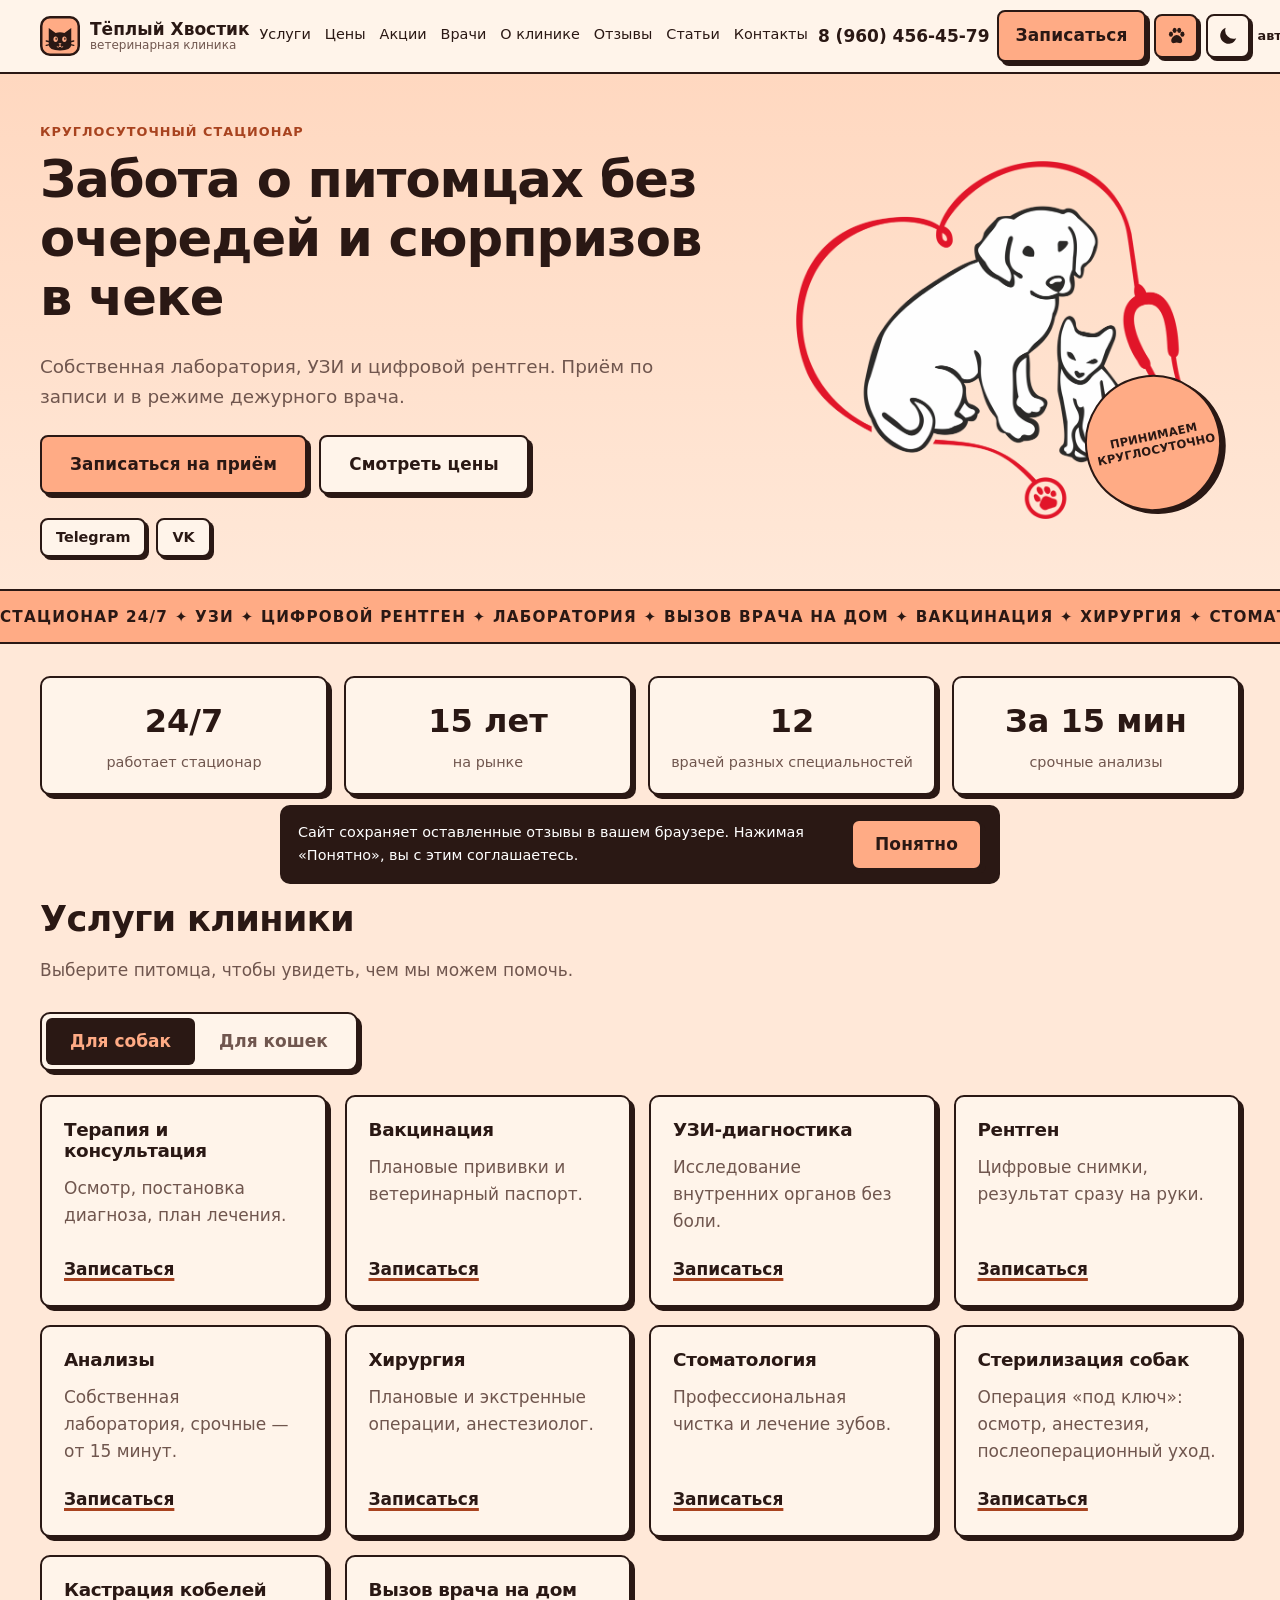
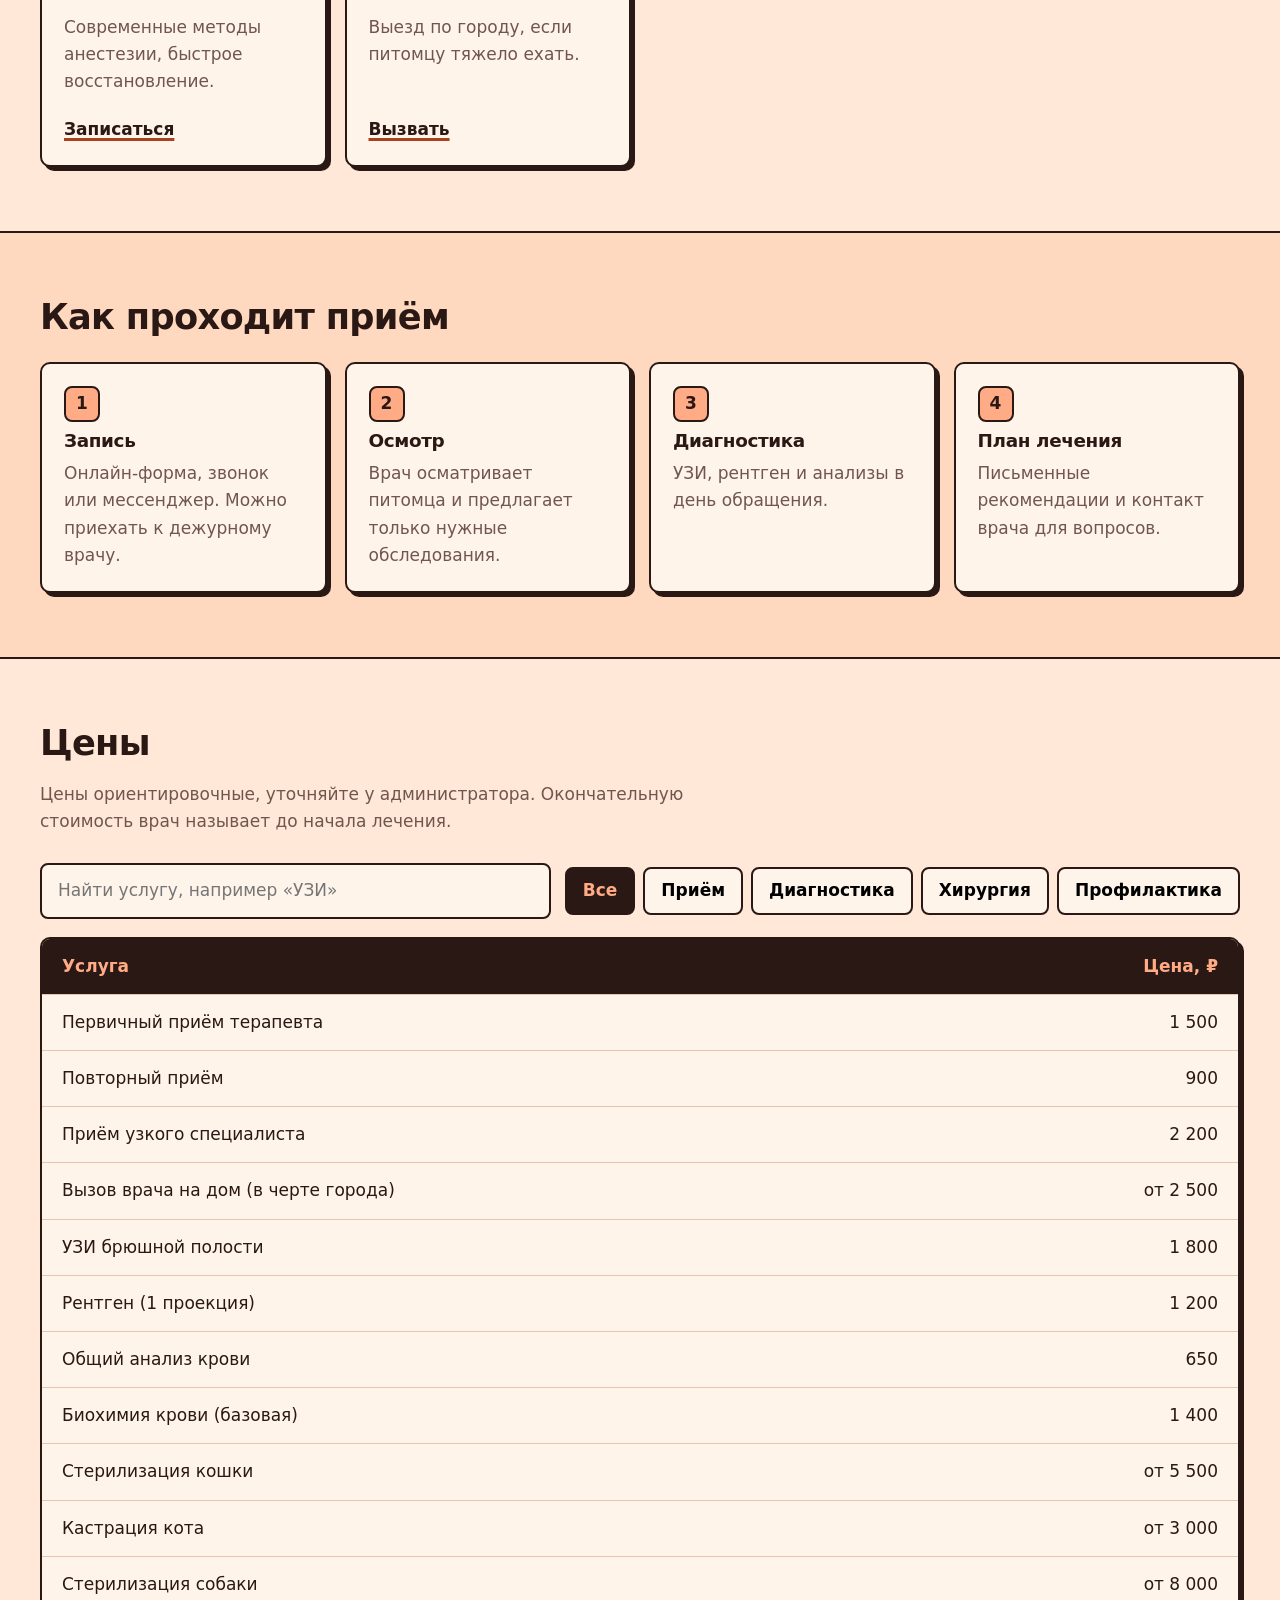
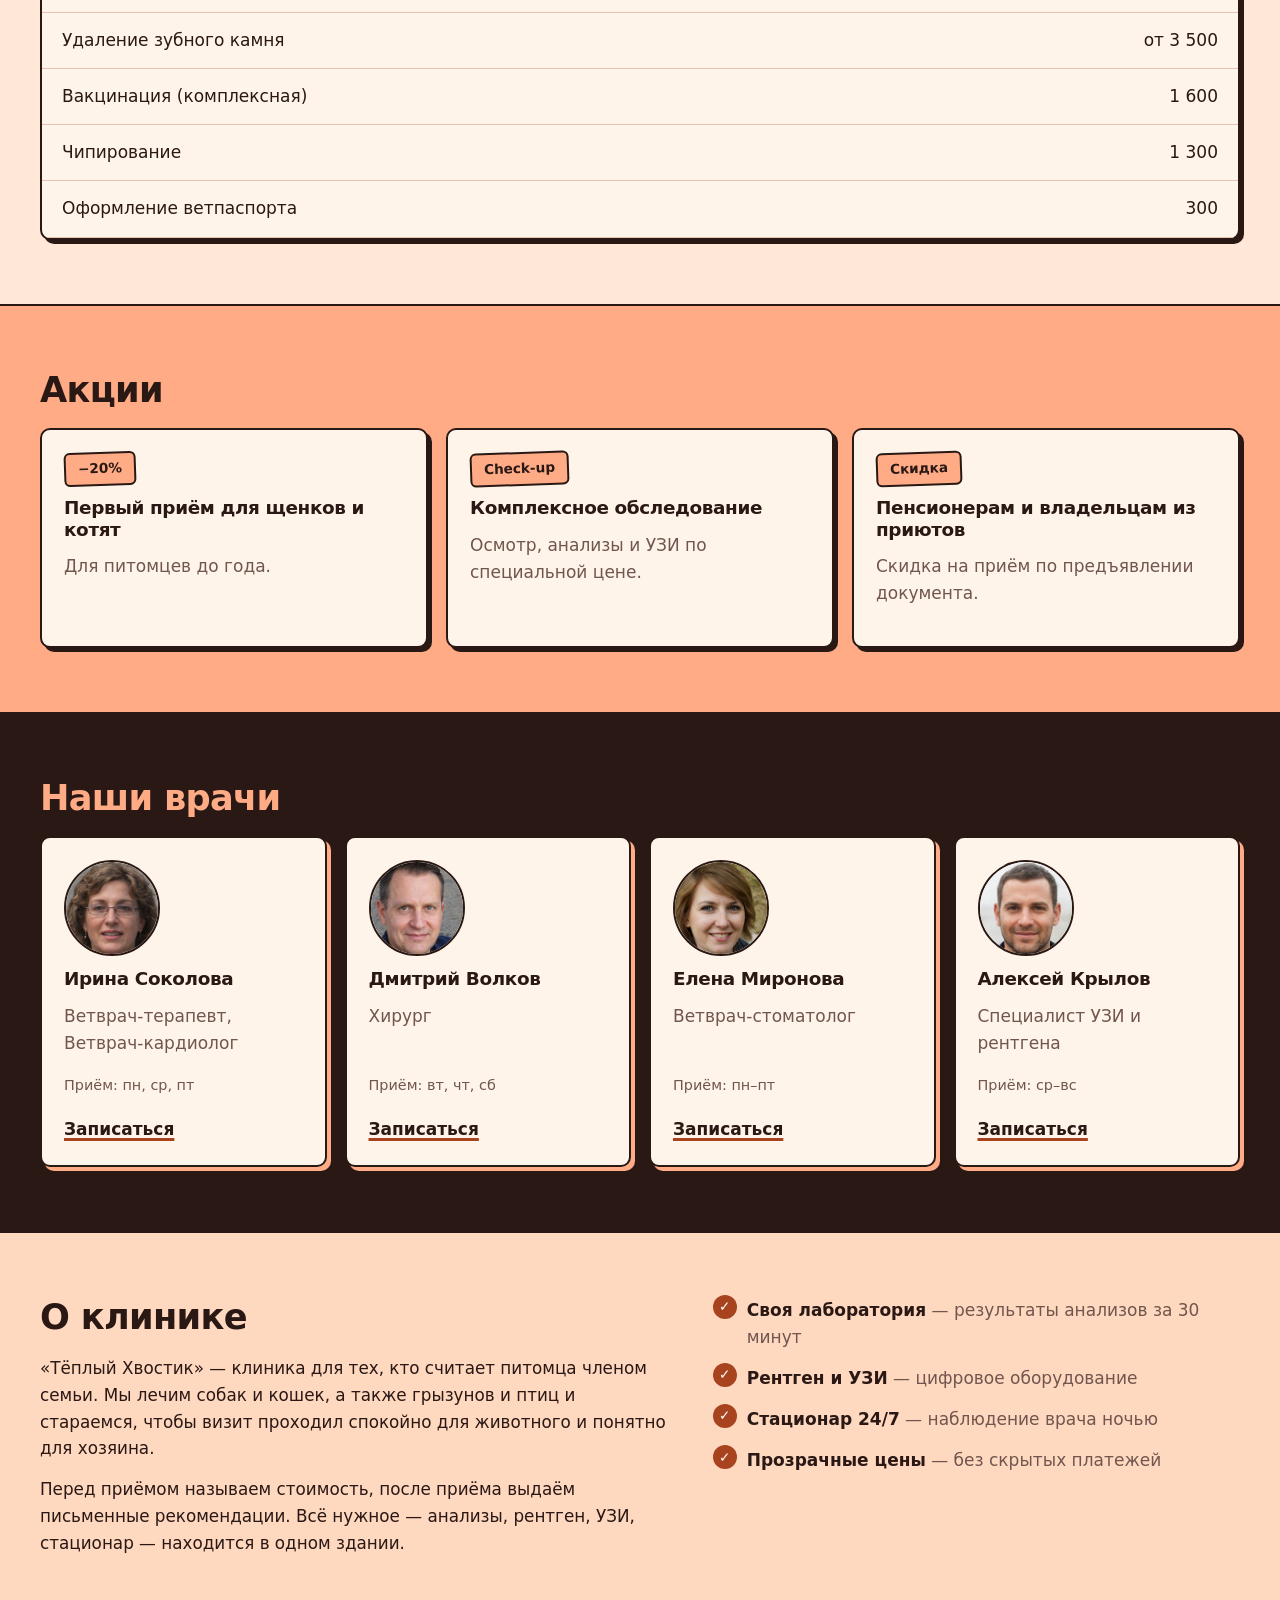
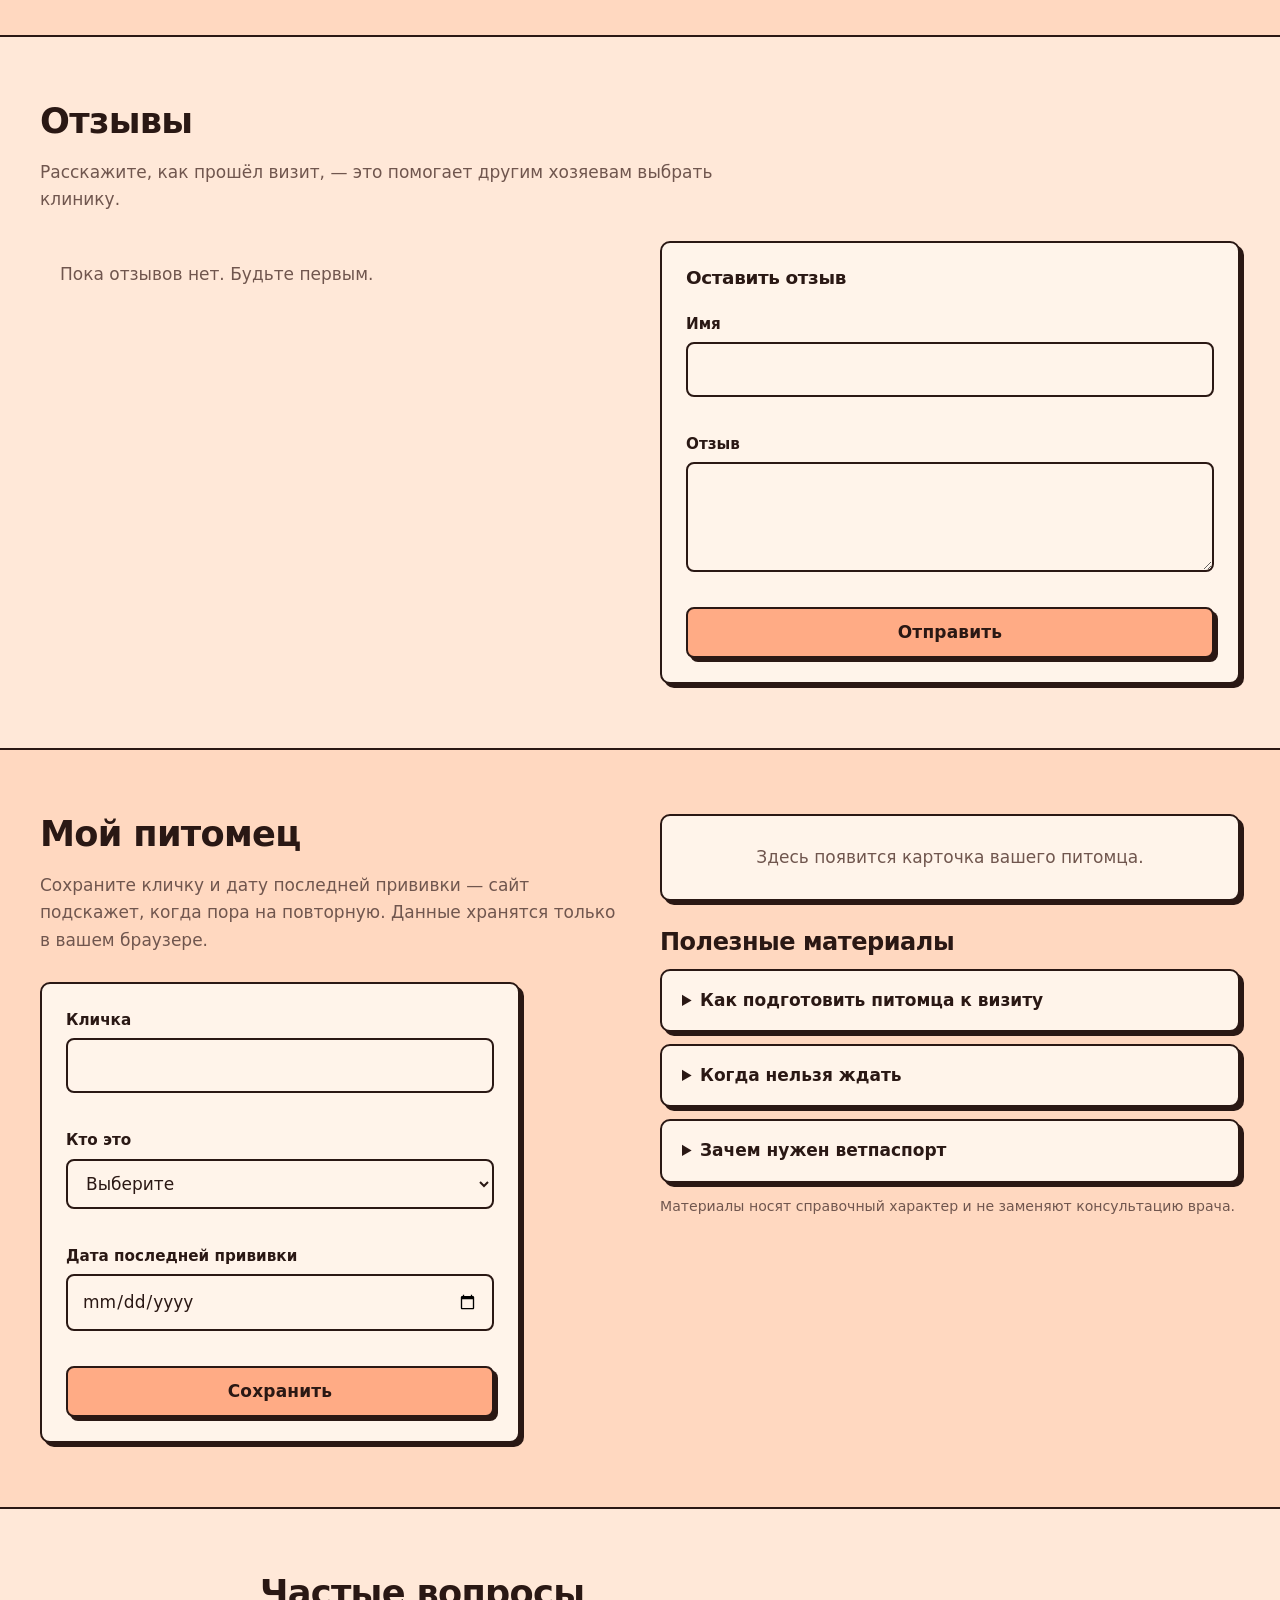
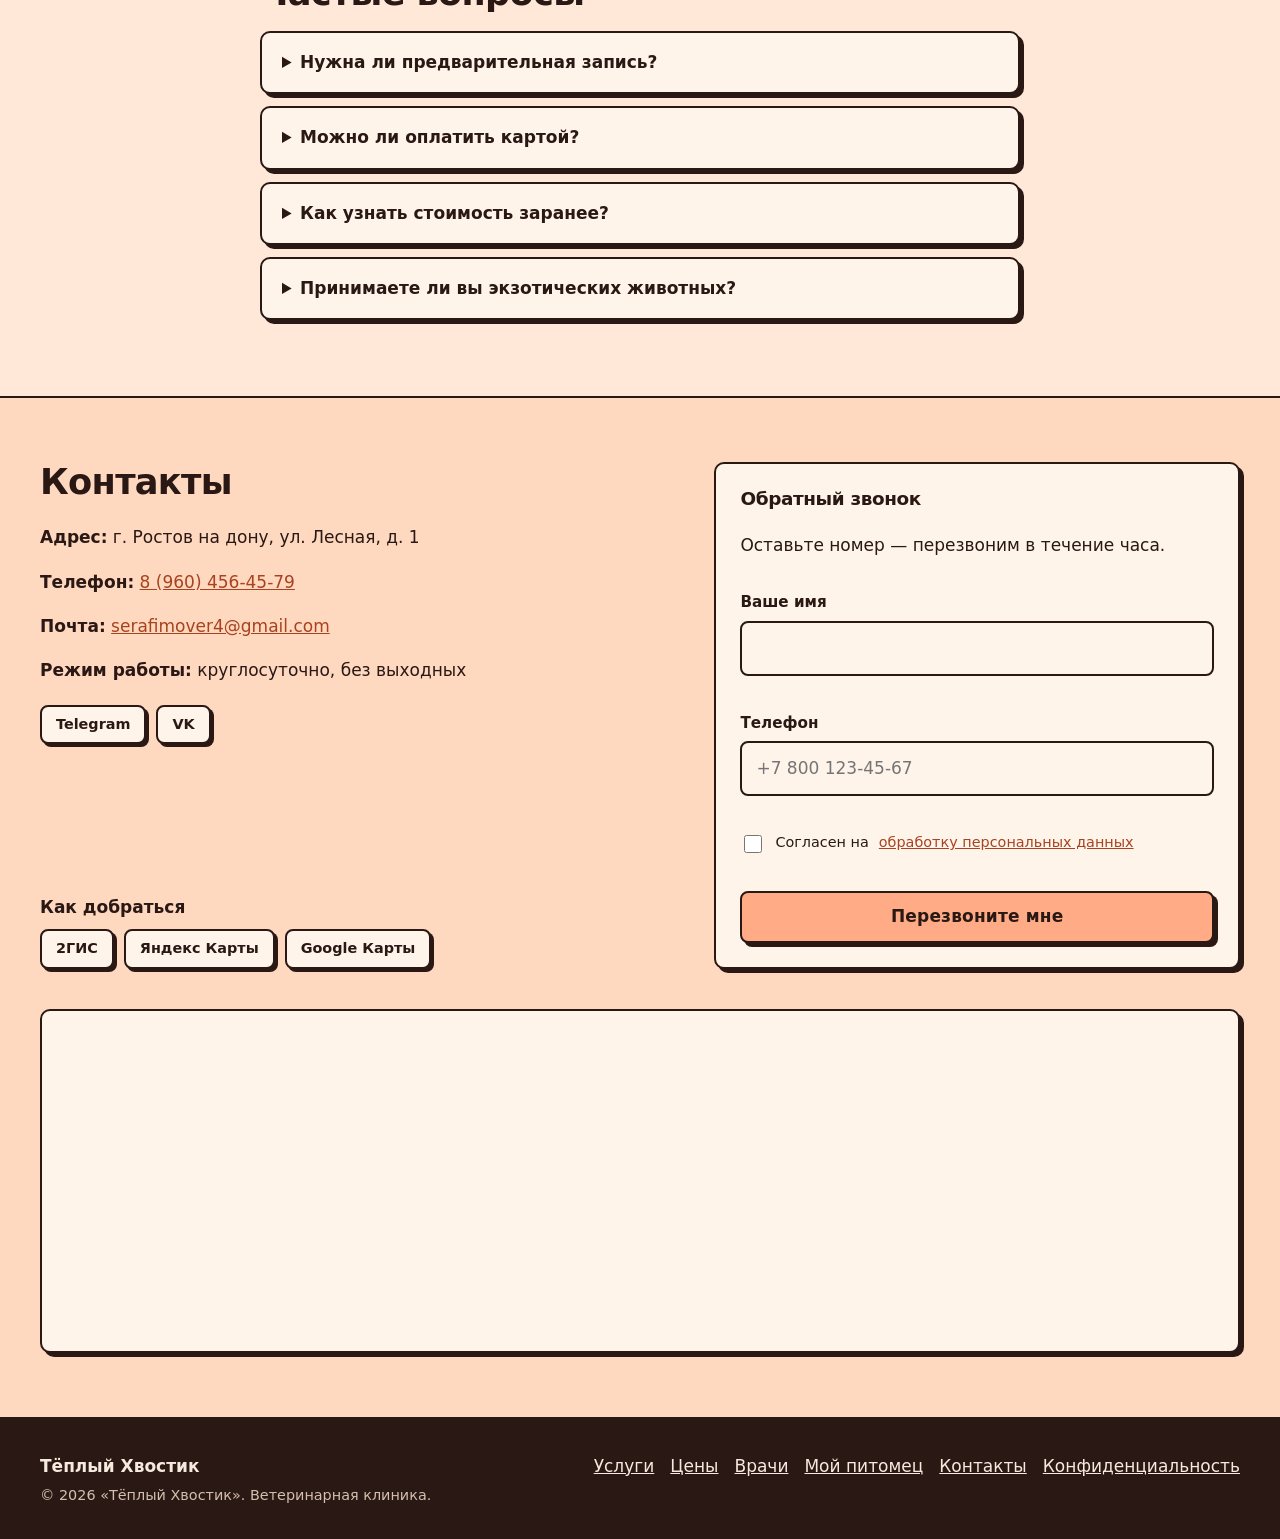
<file: index.html>
<!DOCTYPE html>
<html lang="ru">
<head>
  <meta charset="utf-8">
  <meta name="viewport" content="width=device-width, initial-scale=1">
  <title>Тёплый Хвостик — ветеринарная клиника</title>
  <meta name="description" content="Ветеринарная клиника «Тёплый Хвостик». Услуги для собак и кошек, цены, врачи, онлайн-запись.">
  <link rel="icon" href="img/logo.svg" type="image/svg+xml">
  <script>
    /* Тема выставляется до отрисовки, чтобы страница не мигала: выбор посетителя или настройка системы */
    try {
      var t = localStorage.getItem('theme');
      if (!t && window.matchMedia('(prefers-color-scheme: dark)').matches) t = 'dark';
      if (t === 'dark') document.documentElement.dataset.theme = 'dark';
    } catch (e) {}
  </script>
  <link rel="stylesheet" href="css/style.css">
</head>
<body id="top">
  <a class="skip" href="#main">Перейти к содержанию</a>

  <header class="header">
    <div class="container header__row">
      <a class="logo" href="#top" aria-label="Тёплый Хвостик — на главную">
        <img src="img/logo.svg" width="40" height="40" alt="">
        <span>Тёплый Хвостик<small>ветеринарная клиника</small></span>
      </a>

      <nav class="nav" id="nav" aria-label="Основное меню">
        <a href="#pet" class="nav__pet">Мой питомец</a>
        <a href="#services">Услуги</a>
        <a href="#prices">Цены</a>
        <a href="#promo">Акции</a>
        <a href="#doctors">Врачи</a>
        <a href="#about">О клинике</a>
        <a href="#reviews">Отзывы</a>
        <a href="#articles">Статьи</a>
        <a href="#contacts">Контакты</a>
      </nav>

      <div class="header__actions">
        <a class="phone" href="tel:+79604564579">8 (960) 456-45-79<small>круглосуточно</small></a>
        <button class="btn btn--accent" type="button" data-open-booking>Записаться</button>
        <a class="pet-link" href="#pet" aria-label="Мой питомец" title="Мой питомец">
          <svg viewBox="0 0 24 24" aria-hidden="true"><ellipse cx="6.5" cy="10" rx="2.2" ry="2.8"/><ellipse cx="10.5" cy="5.8" rx="2.2" ry="2.8"/><ellipse cx="15.5" cy="5.8" rx="2.2" ry="2.8"/><ellipse cx="19" cy="10" rx="2.2" ry="2.8"/><path d="M12.8 11c-3 0-6 3.6-6 6.3 0 2 1.7 2.8 3.4 2.4 1-.3 1.8-.5 2.6-.5s1.6.2 2.6.5c1.7.4 3.4-.4 3.4-2.4 0-2.7-3-6.3-6-6.3z"/></svg>
        </a>
        <button class="theme-toggle" id="theme-toggle" type="button" aria-label="Переключить тёмную тему" aria-pressed="false">
          <svg class="icon-moon" viewBox="0 0 24 24" aria-hidden="true"><path d="M21 14.5A9 9 0 0 1 9.5 3a9 9 0 1 0 11.5 11.5z"/></svg>
          <svg class="icon-sun" viewBox="0 0 24 24" aria-hidden="true"><circle cx="12" cy="12" r="4.5"/><path d="M12 1.5v3M12 19.5v3M1.5 12h3M19.5 12h3M4.6 4.6l2.1 2.1M17.3 17.3l2.1 2.1M4.6 19.4l2.1-2.1M17.3 6.7l2.1-2.1" stroke="currentColor" stroke-width="2" stroke-linecap="round"/></svg>
        </button>
        <label class="theme-auto" title="Тема следует за настройкой устройства"><span>авто</span><input type="checkbox" id="theme-auto" aria-label="Авто: тема по настройкам устройства" checked></label>
        <button class="burger" id="burger" type="button" aria-label="Меню">
          <span></span><span></span><span></span>
        </button>
      </div>
    </div>
  </header>

  <main id="main">
    <!-- Первый экран -->
    <section class="hero">
      <div class="container hero__grid">
        <div class="hero__text">
          <p class="eyebrow">Круглосуточный стационар</p>
          <h1>Забота о питомцах без очередей и сюрпризов в чеке</h1>
          <p class="lead">Собственная лаборатория, УЗИ и цифровой рентген. Приём по записи и в режиме дежурного врача.</p>
          <div class="hero__buttons">
            <button class="btn btn--accent btn--lg" type="button" data-open-booking>Записаться на приём</button>
            <a class="btn btn--ghost btn--lg" href="#prices">Смотреть цены</a>
          </div>
          <ul class="messengers" aria-label="Связаться в мессенджере">
            <li><a href="https://t.me/sera1im" data-contact="Telegram" data-value="@sera1im" data-button="Открыть в Telegram">Telegram</a></li>
            <li><a href="https://vk.ru/bruhyouarestupid" data-contact="ВКонтакте" data-button="Перейти в ВКонтакте">VK</a></li>
          </ul>
        </div>
        <div class="hero__art">
          <img src="img/hero.png" alt="Собака и кошка со стетоскопом">
          <span class="sticker" aria-hidden="true">Принимаем<br>круглосуточно</span>
        </div>
      </div>
    </section>

    <div class="ticker" aria-hidden="true">
      <div class="ticker__track">
        <span>Стационар 24/7 ✦ УЗИ ✦ Цифровой рентген ✦ Лаборатория ✦ Вызов врача на дом ✦ Вакцинация ✦ Хирургия ✦ Стоматология ✦ </span>
        <span>Стационар 24/7 ✦ УЗИ ✦ Цифровой рентген ✦ Лаборатория ✦ Вызов врача на дом ✦ Вакцинация ✦ Хирургия ✦ Стоматология ✦ </span>
        <span>Стационар 24/7 ✦ УЗИ ✦ Цифровой рентген ✦ Лаборатория ✦ Вызов врача на дом ✦ Вакцинация ✦ Хирургия ✦ Стоматология ✦ </span>
        <span>Стационар 24/7 ✦ УЗИ ✦ Цифровой рентген ✦ Лаборатория ✦ Вызов врача на дом ✦ Вакцинация ✦ Хирургия ✦ Стоматология ✦ </span>
        <span>Стационар 24/7 ✦ УЗИ ✦ Цифровой рентген ✦ Лаборатория ✦ Вызов врача на дом ✦ Вакцинация ✦ Хирургия ✦ Стоматология ✦ </span>
        <span>Стационар 24/7 ✦ УЗИ ✦ Цифровой рентген ✦ Лаборатория ✦ Вызов врача на дом ✦ Вакцинация ✦ Хирургия ✦ Стоматология ✦ </span>
        <span>Стационар 24/7 ✦ УЗИ ✦ Цифровой рентген ✦ Лаборатория ✦ Вызов врача на дом ✦ Вакцинация ✦ Хирургия ✦ Стоматология ✦ </span>
        <span>Стационар 24/7 ✦ УЗИ ✦ Цифровой рентген ✦ Лаборатория ✦ Вызов врача на дом ✦ Вакцинация ✦ Хирургия ✦ Стоматология ✦ </span>
      </div>
    </div>

    <!-- Показатели доверия -->
    <section class="trust" aria-label="О клинике в цифрах">
      <div class="container trust__grid">
        <div><strong>24/7</strong><span>работает стационар</span></div>
        <div><strong>15 лет</strong><span>на рынке</span></div>
        <div><strong>12</strong><span>врачей разных специальностей</span></div>
        <div><strong>За 15 мин</strong><span>срочные анализы</span></div>
      </div>
    </section>

    <!-- Услуги -->
    <section class="section" id="services">
      <div class="container">
        <h2>Услуги клиники</h2>
        <p class="section__lead">Выберите питомца, чтобы увидеть, чем мы можем помочь.</p>

        <div class="tabs" aria-label="Вид питомца">
          <button class="tab is-active" data-species="dog" id="tab-dog">Для собак</button>
          <button class="tab" data-species="cat" id="tab-cat">Для кошек</button>
        </div>

        <div class="cards" id="panel-services" role="tabpanel" aria-labelledby="tab-dog">
          <article class="card" data-for="dog cat"><h3>Терапия и консультация</h3><p>Осмотр, постановка диагноза, план лечения.</p><button class="link" type="button" data-open-booking>Записаться</button></article>
          <article class="card" data-for="dog cat"><h3>Вакцинация</h3><p>Плановые прививки и ветеринарный паспорт.</p><button class="link" type="button" data-open-booking>Записаться</button></article>
          <article class="card" data-for="dog cat"><h3>УЗИ-диагностика</h3><p>Исследование внутренних органов без боли.</p><button class="link" type="button" data-open-booking>Записаться</button></article>
          <article class="card" data-for="dog cat"><h3>Рентген</h3><p>Цифровые снимки, результат сразу на руки.</p><button class="link" type="button" data-open-booking>Записаться</button></article>
          <article class="card" data-for="dog cat"><h3>Анализы</h3><p>Собственная лаборатория, срочные — от 15 минут.</p><button class="link" type="button" data-open-booking>Записаться</button></article>
          <article class="card" data-for="dog cat"><h3>Хирургия</h3><p>Плановые и экстренные операции, анестезиолог.</p><button class="link" type="button" data-open-booking>Записаться</button></article>
          <article class="card" data-for="dog cat"><h3>Стоматология</h3><p>Профессиональная чистка и лечение зубов.</p><button class="link" type="button" data-open-booking>Записаться</button></article>
          <article class="card" data-for="dog"><h3>Стерилизация собак</h3><p>Операция «под ключ»: осмотр, анестезия, послеоперационный уход.</p><button class="link" type="button" data-open-booking>Записаться</button></article>
          <article class="card" data-for="dog"><h3>Кастрация кобелей</h3><p>Современные методы анестезии, быстрое восстановление.</p><button class="link" type="button" data-open-booking>Записаться</button></article>
          <article class="card" data-for="cat"><h3>Стерилизация кошек</h3><p>Операция «под ключ»: осмотр, анестезия, послеоперационный уход.</p><button class="link" type="button" data-open-booking>Записаться</button></article>
          <article class="card" data-for="cat"><h3>Кастрация котов</h3><p>Быстрая операция, возвращение домой в тот же день.</p><button class="link" type="button" data-open-booking>Записаться</button></article>
          <article class="card" data-for="dog cat"><h3>Вызов врача на дом</h3><p>Выезд по городу, если питомцу тяжело ехать.</p><button class="link" type="button" data-open-booking>Вызвать</button></article>
        </div>
      </div>
    </section>

    <!-- Как проходит приём -->
    <section class="section section--tint">
      <div class="container">
        <h2>Как проходит приём</h2>
        <ol class="steps">
          <li><span>1</span><h3>Запись</h3><p>Онлайн-форма, звонок или мессенджер. Можно приехать к дежурному врачу.</p></li>
          <li><span>2</span><h3>Осмотр</h3><p>Врач осматривает питомца и предлагает только нужные обследования.</p></li>
          <li><span>3</span><h3>Диагностика</h3><p>УЗИ, рентген и анализы в день обращения.</p></li>
          <li><span>4</span><h3>План лечения</h3><p>Письменные рекомендации и контакт врача для вопросов.</p></li>
        </ol>
      </div>
    </section>

    <!-- Цены -->
    <section class="section" id="prices">
      <div class="container">
        <h2>Цены</h2>
        <p class="section__lead">Цены ориентировочные, уточняйте у администратора. Окончательную стоимость врач называет до начала лечения.</p>

        <div class="price-tools">
          <label class="visually-hidden" for="price-search">Поиск по прайсу</label>
          <input id="price-search" type="search" placeholder="Найти услугу, например «УЗИ»">
          <div class="chips" id="price-chips" role="group" aria-label="Категории">
            <button class="chip is-active" type="button" data-cat="all">Все</button>
            <button class="chip" type="button" data-cat="priem">Приём</button>
            <button class="chip" type="button" data-cat="diagnostika">Диагностика</button>
            <button class="chip" type="button" data-cat="hirurgiya">Хирургия</button>
            <button class="chip" type="button" data-cat="profilaktika">Профилактика</button>
          </div>
        </div>

        <div class="table-wrap">
          <table class="price" id="price-table">
            <thead><tr><th scope="col">Услуга</th><th scope="col" class="num">Цена, ₽</th></tr></thead>
            <tbody>
              <tr data-cat="priem"><td>Первичный приём терапевта</td><td class="num">1 500</td></tr>
              <tr data-cat="priem"><td>Повторный приём</td><td class="num">900</td></tr>
              <tr data-cat="priem"><td>Приём узкого специалиста</td><td class="num">2 200</td></tr>
              <tr data-cat="priem"><td>Вызов врача на дом (в черте города)</td><td class="num">от 2 500</td></tr>
              <tr data-cat="diagnostika"><td>УЗИ брюшной полости</td><td class="num">1 800</td></tr>
              <tr data-cat="diagnostika"><td>Рентген (1 проекция)</td><td class="num">1 200</td></tr>
              <tr data-cat="diagnostika"><td>Общий анализ крови</td><td class="num">650</td></tr>
              <tr data-cat="diagnostika"><td>Биохимия крови (базовая)</td><td class="num">1 400</td></tr>
              <tr data-cat="hirurgiya"><td>Стерилизация кошки</td><td class="num">от 5 500</td></tr>
              <tr data-cat="hirurgiya"><td>Кастрация кота</td><td class="num">от 3 000</td></tr>
              <tr data-cat="hirurgiya"><td>Стерилизация собаки</td><td class="num">от 8 000</td></tr>
              <tr data-cat="hirurgiya"><td>Удаление зубного камня</td><td class="num">от 3 500</td></tr>
              <tr data-cat="profilaktika"><td>Вакцинация (комплексная)</td><td class="num">1 600</td></tr>
              <tr data-cat="profilaktika"><td>Чипирование</td><td class="num">1 300</td></tr>
              <tr data-cat="profilaktika"><td>Оформление ветпаспорта</td><td class="num">300</td></tr>
            </tbody>
          </table>
          <p class="empty" id="price-empty" hidden>По вашему запросу ничего не найдено.</p>
        </div>
      </div>
    </section>

    <!-- Акции -->
    <section class="section section--accent" id="promo">
      <div class="container">
        <h2>Акции</h2>
        <div class="cards cards--3">
          <article class="promo"><span class="badge">−20%</span><h3>Первый приём для щенков и котят</h3><p>Для питомцев до года.</p></article>
          <article class="promo"><span class="badge">Check-up</span><h3>Комплексное обследование</h3><p>Осмотр, анализы и УЗИ по специальной цене.</p></article>
          <article class="promo"><span class="badge">Скидка</span><h3>Пенсионерам и владельцам из приютов</h3><p>Скидка на приём по предъявлении документа.</p></article>
        </div>
      </div>
    </section>

    <!-- Врачи -->
    <section class="section section--dark" id="doctors">
      <div class="container">
        <h2>Наши врачи</h2>
        <div class="cards cards--4">
          <article class="doctor" data-photo="img/doctors/1.jpg"><div class="avatar" aria-hidden="true">ИС</div><h3>Ирина Соколова</h3><p>Ветврач-терапевт, Ветврач-кардиолог</p><p class="doctor__days">Приём: пн, ср, пт</p><button class="link" type="button" data-open-booking>Записаться</button></article>
          <article class="doctor" data-photo="img/doctors/2.jpg"><div class="avatar" aria-hidden="true">ДВ</div><h3>Дмитрий Волков</h3><p>Хирург</p><p class="doctor__days">Приём: вт, чт, сб</p><button class="link" type="button" data-open-booking>Записаться</button></article>
          <article class="doctor" data-photo="img/doctors/3.jpg"><div class="avatar" aria-hidden="true">ЕМ</div><h3>Елена Миронова</h3><p>Ветврач-стоматолог</p><p class="doctor__days">Приём: пн–пт</p><button class="link" type="button" data-open-booking>Записаться</button></article>
          <article class="doctor" data-photo="img/doctors/4.jpg"><div class="avatar" aria-hidden="true">АК</div><h3>Алексей Крылов</h3><p>Специалист УЗИ и рентгена</p><p class="doctor__days">Приём: ср–вс</p><button class="link" type="button" data-open-booking>Записаться</button></article>
        </div>
      </div>
    </section>

    <!-- О клинике -->
    <section class="section section--tint" id="about">
      <div class="container about">
        <div class="about__text">
          <h2>О клинике</h2>
          <p>«Тёплый Хвостик» — клиника для тех, кто считает питомца членом семьи. Мы лечим собак и кошек, а также грызунов и птиц и стараемся, чтобы визит проходил спокойно для животного и понятно для хозяина.</p>
          <p>Перед приёмом называем стоимость, после приёма выдаём письменные рекомендации. Всё нужное — анализы, рентген, УЗИ, стационар — находится в одном здании.</p>
        </div>
        <ul class="checks">
          <li><strong>Своя лаборатория</strong> — результаты анализов за 30 минут</li>
          <li><strong>Рентген и УЗИ</strong> — цифровое оборудование</li>
          <li><strong>Стационар 24/7</strong> — наблюдение врача ночью</li>
          <li><strong>Прозрачные цены</strong> — без скрытых платежей</li>
        </ul>
      </div>
    </section>

    <!-- Отзывы -->
    <section class="section" id="reviews">
      <div class="container">
        <h2>Отзывы</h2>
        <p class="section__lead">Расскажите, как прошёл визит, — это помогает другим хозяевам выбрать клинику.</p>
        <div class="reviews-grid">
        <div class="reviews" id="reviews-list" aria-live="polite">
          <p class="empty" id="reviews-empty">Пока отзывов нет. Будьте первым.</p>
        </div>

        <form class="form form--inline" id="review-form" novalidate>
          <h3>Оставить отзыв</h3>
          <div class="field"><label for="rv-name">Имя</label><input id="rv-name" name="name" type="text" required maxlength="40" autocomplete="given-name"><span class="error" aria-live="polite"></span></div>
          <div class="field"><label for="rv-text">Отзыв</label><textarea id="rv-text" name="text" rows="3" required minlength="10" maxlength="500"></textarea><span class="error" aria-live="polite"></span></div>
          <button class="btn btn--accent" type="submit">Отправить</button>
        </form>
        </div>
      </div>
    </section>

    <!-- Мой питомец -->
    <section class="section section--tint" id="pet">
      <div class="container pet">
        <div>
          <h2>Мой питомец</h2>
          <p class="section__lead">Сохраните кличку и дату последней прививки — сайт подскажет, когда пора на повторную. Данные хранятся только в вашем браузере.</p>
          <form class="form" id="pet-form" novalidate>
            <div class="field"><label for="pt-name">Кличка</label><input id="pt-name" name="name" type="text" required maxlength="30"><span class="error" aria-live="polite"></span></div>
            <div class="field"><label for="pt-species">Кто это</label>
              <select id="pt-species" name="species" required>
                <option value="">Выберите</option>
                <option value="Собака">Собака</option>
                <option value="Кошка">Кошка</option>
              </select><span class="error" aria-live="polite"></span></div>
            <div class="field"><label for="pt-date">Дата последней прививки</label><input id="pt-date" name="date" type="date" required><span class="error" aria-live="polite"></span></div>
            <button class="btn btn--accent" type="submit">Сохранить</button>
          </form>
        </div>
        <div class="pet__side">
          <div class="pet__card" id="pet-card" aria-live="polite">
            <p class="empty" id="pet-empty">Здесь появится карточка вашего питомца.</p>
          </div>
          <div class="materials" id="articles">
            <h2>Полезные материалы</h2>
            <div class="materials__list">
              <details class="article"><summary>Как подготовить питомца к визиту</summary><p>Возьмите ветеринарный паспорт, запишите вопросы и симптомы. Кошек перевозите в переноске, собак — на коротком поводке. Если питомец нервничает, приезжайте чуть раньше и дайте ему освоиться.</p></details>
              <details class="article"><summary>Когда нельзя ждать</summary><p>Срочно к врачу, если питомец тяжело дышит, не может встать, есть судороги, травма или длительная рвота. Звоните заранее — мы подготовим дежурного врача.</p></details>
              <details class="article"><summary>Зачем нужен ветпаспорт</summary><p>В паспорте хранится история прививок и обработок. Он нужен для поездок, гостиниц для животных и выставок. Не теряйте его и приносите на каждый приём.</p></details>
            </div>
            <p class="note">Материалы носят справочный характер и не заменяют консультацию врача.</p>
          </div>
        </div>
      </div>
    </section>

    <!-- Вопросы -->
    <section class="section" id="faq">
      <div class="container container--narrow">
        <h2>Частые вопросы</h2>
        <details class="faq"><summary>Нужна ли предварительная запись?</summary><p>Запись удобнее и быстрее, но в экстренных случаях можно приехать без неё: вас примет дежурный врач.</p></details>
        <details class="faq"><summary>Можно ли оплатить картой?</summary><p>Да, принимаем наличные и банковские карты.</p></details>
        <details class="faq"><summary>Как узнать стоимость заранее?</summary><p>Ориентируйтесь на прайс на сайте. Точную сумму врач назовёт после осмотра, до начала обследований.</p></details>
        <details class="faq"><summary>Принимаете ли вы экзотических животных?</summary><p>В этой версии сайта — только кошки и собаки.</p></details>
      </div>
    </section>

    <!-- Контакты -->
    <section class="section section--tint" id="contacts">
      <div class="container contacts">
        <div>
          <h2>Контакты</h2>
          <address>
            <p><strong>Адрес:</strong> г. Ростов на дону, ул. Лесная, д. 1</p>
            <p><strong>Телефон:</strong> <a href="tel:+79604564579">8 (960) 456-45-79</a></p>
            <p><strong>Почта:</strong> <a href="mailto:serafimover4@gmail.com">serafimover4@gmail.com</a></p>
            <p><strong>Режим работы:</strong> круглосуточно, без выходных</p>
          </address>
          <ul class="messengers messengers--dark">
            <li><a href="https://t.me/sera1im" data-contact="Telegram" data-value="@sera1im" data-button="Открыть в Telegram">Telegram</a></li>
            <li><a href="https://vk.ru/bruhyouarestupid" data-contact="ВКонтакте" data-button="Перейти в ВКонтакте">VK</a></li>
          </ul>
          <div class="route">
            <p class="route__title">Как добраться</p>
            <ul class="messengers">
              <li><a href="https://2gis.ru/search/%D0%A0%D0%BE%D1%81%D1%82%D0%BE%D0%B2-%D0%BD%D0%B0-%D0%94%D0%BE%D0%BD%D1%83%2C%20%D1%83%D0%BB.%20%D0%9B%D0%B5%D1%81%D0%BD%D0%B0%D1%8F%2C%201" target="_blank" rel="noopener noreferrer">2ГИС</a></li>
              <li><a href="https://yandex.ru/maps/?text=%D0%A0%D0%BE%D1%81%D1%82%D0%BE%D0%B2-%D0%BD%D0%B0-%D0%94%D0%BE%D0%BD%D1%83%2C%20%D1%83%D0%BB.%20%D0%9B%D0%B5%D1%81%D0%BD%D0%B0%D1%8F%2C%201" target="_blank" rel="noopener noreferrer">Яндекс Карты</a></li>
              <li><a href="https://www.google.com/maps/search/?api=1&amp;query=%D0%A0%D0%BE%D1%81%D1%82%D0%BE%D0%B2-%D0%BD%D0%B0-%D0%94%D0%BE%D0%BD%D1%83%2C+%D1%83%D0%BB.+%D0%9B%D0%B5%D1%81%D0%BD%D0%B0%D1%8F%2C+1" target="_blank" rel="noopener noreferrer">Google Карты</a></li>
            </ul>
          </div>
        </div>

        <form class="form" id="callback-form" novalidate>
          <h3>Обратный звонок</h3>
          <p>Оставьте номер — перезвоним в течение часа.</p>
          <div class="field"><label for="cb-name">Ваше имя</label><input id="cb-name" name="name" type="text" required maxlength="40" autocomplete="given-name"><span class="error" aria-live="polite"></span></div>
          <div class="field"><label for="cb-phone">Телефон</label><input id="cb-phone" name="phone" type="tel" required placeholder="+7 800 123-45-67" autocomplete="tel"><span class="error" aria-live="polite"></span></div>
          <div class="field"><label class="agree"><input type="checkbox" name="agree" required> Согласен на <a href="#privacy" data-open-privacy>обработку персональных данных</a></label><span class="error" aria-live="polite"></span></div>
          <button class="btn btn--accent" type="submit">Перезвоните мне</button>
          <p class="success" hidden>Спасибо! Мы получили заявку и скоро перезвоним.</p>
        </form>
      </div>
      <div class="container map-wrap">
        <div class="map">
          <iframe title="Карта: г. Ростов-на-Дону" loading="lazy" referrerpolicy="no-referrer" src="https://www.openstreetmap.org/export/embed.html?bbox=39.66%2C47.21%2C39.76%2C47.26&amp;layer=mapnik&amp;marker=47.2357%2C39.7015"></iframe>
        </div>
      </div>
    </section>
  </main>

  <footer class="footer">
    <div class="container footer__row">
      <div>
        <strong>Тёплый Хвостик</strong>
        <p>© 2026 «Тёплый Хвостик». Ветеринарная клиника.</p>
      </div>
      <nav aria-label="Нижнее меню">
        <a href="#services">Услуги</a>
        <a href="#prices">Цены</a>
        <a href="#doctors">Врачи</a>
        <a href="#pet">Мой питомец</a>
        <a href="#contacts">Контакты</a>
        <a href="#privacy" data-open-privacy>Конфиденциальность</a>
      </nav>
    </div>
  </footer>

  <!-- Окно записи -->
  <dialog class="modal" id="booking" aria-labelledby="booking-title">
    <form class="form" id="booking-form" method="dialog" novalidate>
      <button class="modal__close" type="button" data-close aria-label="Закрыть">×</button>
      <h2 id="booking-title">Запись на приём</h2>
      <div class="field"><label for="bk-name">Ваше имя</label><input id="bk-name" name="name" type="text" required maxlength="40" autocomplete="given-name"><span class="error" aria-live="polite"></span></div>
      <div class="field"><label for="bk-phone">Телефон</label><input id="bk-phone" name="phone" type="tel" required placeholder="+7 800 123-45-67" autocomplete="tel"><span class="error" aria-live="polite"></span></div>
      <div class="field"><label for="bk-species">Питомец</label>
        <select id="bk-species" name="species" required>
          <option value="">Выберите</option><option>Собака</option><option>Кошка</option>
        </select><span class="error" aria-live="polite"></span>
      </div>
      <div class="field"><label for="bk-service">Услуга</label>
        <select id="bk-service" name="service" required>
          <option value="">Выберите</option>
          <option>Приём терапевта</option><option>Вакцинация</option><option>УЗИ</option><option>Рентген</option><option>Анализы</option><option>Хирургия</option><option>Стоматология</option><option>Вызов на дом</option>
        </select><span class="error" aria-live="polite"></span>
      </div>
      <div class="field"><label for="bk-date">Желаемая дата</label><input id="bk-date" name="date" type="date" required><span class="error" aria-live="polite"></span></div>
      <div class="field"><label class="agree"><input type="checkbox" name="agree" required> Согласен на <a href="#privacy" data-open-privacy>обработку персональных данных</a></label><span class="error" aria-live="polite"></span></div>
      <button class="btn btn--accent btn--lg" type="submit">Записаться</button>
      <p class="success" hidden>Заявка принята. Мы перезвоним вам для подтверждения.</p>
    </form>
  </dialog>

  <!-- Контакт (Telegram, ВКонтакте) -->
  <dialog class="modal modal--small" id="contact" aria-labelledby="contact-title">
    <div class="contact">
      <button class="modal__close" type="button" data-close aria-label="Закрыть">×</button>
      <h2 id="contact-title"></h2>
      <p class="contact__value" id="contact-value"></p>
      <a class="btn btn--accent" id="contact-link" target="_blank" rel="noopener" hidden></a>
    </div>
  </dialog>

  <!-- Политика -->
  <dialog class="modal" id="privacy" aria-labelledby="privacy-title">
    <div class="form">
      <button class="modal__close" type="button" data-close aria-label="Закрыть">×</button>
      <h2 id="privacy-title">Конфиденциальность</h2>
      <p>Данные из форм на этом сайте никуда не отправляются. Отзывы сохраняются только в вашем браузере, очистить их можно в его настройках.</p>
    </div>
  </dialog>

  <div class="cookie" id="cookie" hidden>
    <p>Сайт сохраняет оставленные отзывы в вашем браузере. Нажимая «Понятно», вы с этим соглашаетесь.</p>
    <button class="btn btn--accent" type="button" id="cookie-ok">Понятно</button>
  </div>

  <script src="js/main.js"></script>
</body>
</html>
</file>
<file: css/style.css>
/* Тёплый Хвост. Стили написаны с нуля. */
:root {
  --green: #a8431f;
  --green-dark: #7d2f12;
  --green-tint: #ffd8c0;
  --orange: #ffab85;
  --orange-dark: #f58f62;
  --ink: #2a1814;
  --muted: #70564e;
  --bg: #ffe8d8;
  --white: #ffffff;
  --line: #e8c4ac;
  --radius: 10px;
  --shadow: 6px 6px 0 rgba(16, 24, 32, .9);
  --text: #2a1814;
  --surface: #fff4ea;
  --edge-c: #2a1814;
  --font: "Segoe UI", system-ui, -apple-system, Roboto, "Helvetica Neue", Arial, sans-serif;
}

*, *::before, *::after { box-sizing: border-box; }
html { scroll-behavior: smooth; scroll-padding-top: 90px; }
body { margin: 0; font-family: var(--font); color: var(--text); background: var(--bg); line-height: 1.6; font-size: 1.0625rem; }
img, svg { max-width: 100%; display: block; }
a { color: var(--green); }
h1, h2, h3 { line-height: 1.15; margin: 0 0 .5em; font-weight: 800; letter-spacing: -.02em; }
h1 { font-size: clamp(2rem, 4.5vw, 3.2rem); }
h2 { font-size: clamp(1.6rem, 3vw, 2.2rem); }
h3 { font-size: 1.15rem; }
p { margin: 0 0 1em; }

.container { width: min(1200px, 100% - 32px); margin-inline: auto; }
.container--narrow { width: min(760px, 100% - 32px); }
.visually-hidden { position: absolute; width: 1px; height: 1px; overflow: hidden; clip: rect(0 0 0 0); white-space: nowrap; }
.skip { position: absolute; left: -999px; top: 8px; background: var(--ink); color: #fff; padding: 8px 14px; border-radius: 8px; z-index: 100; }
.skip:focus { left: 8px; }

:focus-visible { outline: 3px solid var(--green); outline-offset: 2px; }

/* Плашка */
.notice { background: var(--ink); color: #fff; text-align: center; font-size: .85rem; padding: 6px 12px; }

/* Шапка */
.header { position: sticky; top: 0; z-index: 50; background: rgba(255, 232, 216, .95); backdrop-filter: blur(8px); border-bottom: 1px solid var(--line); }
.header__row { display: flex; align-items: center; gap: 20px; min-height: 72px; }
.logo { display: flex; align-items: center; gap: 10px; text-decoration: none; color: var(--text); font-weight: 700; line-height: 1.1; }
.logo small { display: block; font-weight: 400; color: var(--muted); font-size: .75rem; }
.nav { display: flex; gap: 18px; margin-inline: auto; }
.nav a { color: var(--text); text-decoration: none; font-weight: 500; padding: 6px 2px; border-bottom: 2px solid transparent; }
.nav a { white-space: nowrap; }
.nav a:hover { border-color: var(--orange); }
.header__actions { display: flex; align-items: center; gap: 14px; }
.phone { text-decoration: none; color: var(--text); font-weight: 700; line-height: 1.1; text-align: right; white-space: nowrap; }
.phone small { display: block; font-weight: 400; color: var(--muted); font-size: .72rem; }

.burger { display: none; width: 44px; height: 44px; border: 1px solid var(--line); border-radius: 12px; background: var(--surface); padding: 0; cursor: pointer; flex-direction: column; justify-content: center; align-items: center; gap: 5px; }
.burger span { width: 22px; height: 2px; background: var(--ink); transition: transform .2s, opacity .2s; }
.burger[aria-expanded="true"] span:nth-child(1) { transform: translateY(7px) rotate(45deg); }
.burger[aria-expanded="true"] span:nth-child(2) { opacity: 0; }
.burger[aria-expanded="true"] span:nth-child(3) { transform: translateY(-7px) rotate(-45deg); }

/* Кнопки */
.btn { display: inline-block; border: 2px solid transparent; border-radius: 999px; padding: 10px 22px; font: inherit; font-weight: 600; cursor: pointer; text-decoration: none; transition: background .15s, transform .15s, color .15s; }
.btn:active { transform: translateY(1px); }
.btn--accent { background: var(--orange); color: #1d1206; }
.btn--accent:hover { background: var(--orange-dark); color: var(--ink); }
.btn--ghost { border-color: var(--green); color: var(--green); background: transparent; }
.btn--ghost:hover { background: var(--green); color: #fff; }
.btn--lg { padding: 14px 28px; font-size: 1.05rem; }
.link { background: none; border: 0; padding: 0; font: inherit; font-weight: 600; color: var(--green); cursor: pointer; text-decoration: underline; text-underline-offset: 3px; }

/* Первый экран */
.hero { padding: 48px 0 32px; background: linear-gradient(180deg, var(--green-tint), var(--bg)); }
.hero__grid { display: grid; grid-template-columns: 1.2fr .8fr; gap: 32px; align-items: center; }
.eyebrow { color: var(--green); font-weight: 700; text-transform: uppercase; letter-spacing: .08em; font-size: .8rem; margin-bottom: .6em; }
.lead { font-size: 1.15rem; color: var(--muted); max-width: 34em; }
.hero__buttons { display: flex; flex-wrap: wrap; gap: 12px; margin: 24px 0; }
.hero__art img { display: block; width: 100%; max-width: 420px; height: auto; margin-inline: auto; }
.messengers { list-style: none; display: flex; gap: 10px; padding: 0; margin: 0; flex-wrap: wrap; }
.messengers a { display: inline-block; padding: 6px 14px; border-radius: 999px; background: var(--surface); border: 1px solid var(--line); color: var(--text); text-decoration: none; font-size: .9rem; font-weight: 600; }
.messengers a:hover { border-color: var(--green); color: var(--green); }
.messengers--dark { margin: 16px 0 24px; }

/* Показатели */
.trust { padding: 8px 0 40px; }
.trust__grid { display: grid; grid-template-columns: repeat(4, 1fr); gap: 16px; }
.trust__grid div { background: var(--surface); border-radius: var(--radius); padding: 18px; text-align: center; box-shadow: var(--shadow); }
.trust__grid strong { display: block; font-size: 1.8rem; color: var(--green); }
.trust__grid span { color: var(--muted); font-size: .9rem; }

/* Секции */
.section { padding: 64px 0; }
.section--tint { background: var(--green-tint); }
.section__lead { color: var(--muted); max-width: 40em; margin-bottom: 28px; }
.doctor .doctor__days { flex: 0; font-size: .9rem; margin-top: -4px; }
.note { color: var(--muted); font-size: .88rem; margin-top: 16px; }

/* Вкладки */
.tabs { display: inline-flex; background: var(--surface); border: 1px solid var(--line); border-radius: 999px; padding: 4px; margin-bottom: 24px; }
.tab { border: 0; background: transparent; padding: 10px 24px; border-radius: 999px; font: inherit; font-weight: 600; cursor: pointer; color: var(--muted); }
.tab.is-active { background: var(--green); color: #fff; }

/* Карточки */
.cards { display: grid; grid-template-columns: repeat(auto-fill, minmax(250px, 1fr)); gap: 18px; }
.cards--3 { grid-template-columns: repeat(auto-fit, minmax(260px, 1fr)); }
.cards--4 { grid-template-columns: repeat(auto-fit, minmax(220px, 1fr)); }
.card, .promo, .doctor { background: var(--surface); border-radius: var(--radius); padding: 22px; box-shadow: var(--shadow); display: flex; flex-direction: column; align-items: flex-start; gap: 4px; }
.card p, .promo p, .doctor p { color: var(--muted); flex: 1; }
.card[hidden] { display: none; }
.badge { background: var(--orange); color: #1d1206; font-weight: 700; padding: 4px 12px; border-radius: 999px; font-size: .85rem; margin-bottom: 8px; }
.avatar { width: 64px; height: 64px; border-radius: 50%; background: var(--green); color: #fff; display: grid; place-items: center; font-weight: 700; font-size: 1.2rem; margin-bottom: 10px; }

/* Шаги */
.steps { list-style: none; counter-reset: s; display: grid; grid-template-columns: repeat(auto-fit, minmax(210px, 1fr)); gap: 18px; padding: 0; margin: 24px 0 0; }
.steps li { background: var(--surface); border-radius: var(--radius); padding: 22px; box-shadow: var(--shadow); }
.steps span { display: inline-grid; place-items: center; width: 36px; height: 36px; border-radius: 50%; background: var(--orange); font-weight: 700; margin-bottom: 8px; }
.steps p { color: var(--muted); margin: 0; }

/* Прайс */
.price-tools { display: flex; flex-wrap: wrap; gap: 14px; align-items: center; margin-bottom: 18px; }
.price-tools input[type="search"] { flex: 1 1 240px; padding: 12px 16px; border: 1px solid var(--line); border-radius: 999px; font: inherit; background: var(--surface); }
.chips { display: flex; flex-wrap: wrap; gap: 8px; }
.chip { border: 1px solid var(--line); background: var(--surface); border-radius: 999px; padding: 8px 16px; font: inherit; cursor: pointer; }
.chip.is-active { background: var(--green); border-color: var(--green); color: #fff; }
.table-wrap { background: var(--surface); border-radius: var(--radius); box-shadow: var(--shadow); overflow-x: auto; }
.price { width: 100%; border-collapse: collapse; }
.price th, .price td { padding: 14px 20px; text-align: left; border-bottom: 1px solid var(--line); }
.price thead th { background: var(--green); color: #fff; }
.price tbody tr:hover { background: var(--green-tint); }
.price tr[hidden] { display: none; }
.num { text-align: right !important; white-space: nowrap; font-variant-numeric: tabular-nums; }
.empty { padding: 20px; color: var(--muted); }

/* О клинике */
.about { display: grid; grid-template-columns: 1.2fr 1fr; gap: 40px; align-items: start; }
.about__text h2 { margin-top: 0; }
.about__text p { margin: 0 0 14px; font-size: 1.05rem; }
.checks { list-style: none; padding: 0; margin: 0; display: grid; gap: 14px; }
.checks li { position: relative; padding-left: 34px; color: var(--muted); }
.checks li::before { content: "✓"; position: absolute; left: 0; top: -2px; width: 24px; height: 24px; border-radius: 50%; background: var(--green); color: #fff; font-size: .85rem; font-weight: 700; display: grid; place-items: center; }
.checks strong { color: var(--text, inherit); }

/* Отзывы, статьи, FAQ */
.reviews { display: grid; gap: 14px; margin-bottom: 28px; }
.review { background: var(--surface); border-radius: var(--radius); padding: 18px 22px; box-shadow: var(--shadow); }
.review strong { display: block; margin-bottom: 4px; }
.article, .faq { background: var(--surface); border-radius: var(--radius); padding: 16px 20px; box-shadow: var(--shadow); }
.article { align-self: start; } /* закрытая карточка не растягивается до высоты соседней */
.faq { margin-bottom: 12px; }
summary { cursor: pointer; font-weight: 600; }
details[open] > summary { margin-bottom: 8px; color: var(--green); }
details p { color: var(--muted); margin: 0; }

/* Формы */
.form { background: var(--surface); border-radius: var(--radius); padding: 24px; box-shadow: var(--shadow); display: grid; gap: 14px; position: relative; }
.form--inline { max-width: 640px; }
.field { display: grid; gap: 6px; }
label { font-weight: 600; font-size: .95rem; }
input[type="text"], input[type="tel"], input[type="date"], select, textarea { width: 100%; padding: 12px 14px; border: 1px solid var(--line); border-radius: 12px; font: inherit; background: var(--surface); color: var(--text); }
input:focus, select:focus, textarea:focus { border-color: var(--green); }
.field.has-error input, .field.has-error select, .field.has-error textarea { border-color: #c0392b; }
.error { color: #c0392b; font-size: .85rem; min-height: 1.1em; }
.agree { font-weight: 400; display: flex; gap: 10px; align-items: flex-start; font-size: .9rem; }
.agree input { margin-top: 4px; width: 18px; height: 18px; accent-color: var(--green); }
.success { background: var(--green-tint); color: var(--green-dark); padding: 12px 16px; border-radius: 12px; margin: 0; }

/* Контакты */
.contacts { display: grid; grid-template-columns: 1.1fr .9fr; gap: 32px; align-items: start; }
address { font-style: normal; }

/* Подвал */
.footer { background: var(--ink); color: #f6e9dd; padding: 32px 0; }
.footer__row { display: flex; flex-wrap: wrap; gap: 24px; justify-content: space-between; }
.footer p { margin: 4px 0 0; color: #d4bfae; font-size: .9rem; }
.footer nav { display: flex; flex-wrap: wrap; gap: 16px; align-items: flex-start; }
.footer a { color: #f6e9dd; }

/* Окна */
.modal { border: 0; border-radius: var(--radius); padding: 0; width: min(520px, 100% - 24px); max-height: 92vh; overflow: auto; box-shadow: 0 20px 60px rgba(0, 0, 0, .3); }
.modal::backdrop { background: rgba(20, 30, 28, .55); }
.modal .form { box-shadow: none; }
.modal--small { width: min(340px, 100% - 24px); }
.contact { position: relative; padding: 20px 22px 24px; text-align: center; }
.contact h2 { margin: 0 0 22px; font-size: 1rem; text-align: left; color: var(--muted); font-weight: 600; }
.contact__value { margin: 0 0 20px; font-size: 1.5rem; font-weight: 700; color: var(--text); }
.modal__close { position: absolute; top: 10px; right: 12px; width: 40px; height: 40px; border: 0; background: var(--green-tint); border-radius: 50%; font-size: 1.5rem; cursor: pointer; line-height: 1; }

/* Cookie */
.cookie { position: fixed; left: 16px; right: 16px; bottom: 16px; z-index: 60; background: var(--ink); color: #fff; border-radius: var(--radius); padding: 14px 18px; display: flex; gap: 16px; align-items: center; justify-content: space-between; max-width: 720px; margin-inline: auto; }
.cookie[hidden] { display: none; }
.cookie p { margin: 0; font-size: .9rem; }

@media (prefers-reduced-motion: reduce) {
  html { scroll-behavior: auto; }
}

/* Планшет и телефон */
@media (max-width: 960px) {
  .burger { display: flex; }
  .nav { position: absolute; top: 100%; left: 0; right: 0; background: var(--bg); flex-direction: column; gap: 0; padding: 8px 16px 16px; border-bottom: 1px solid var(--line); display: none; margin: 0; }
  .nav.is-open { display: flex; }
  .nav a { padding: 12px 4px; border-bottom: 1px solid var(--line); }
  .phone small { display: none; }
  .hero__grid, .about, .contacts { grid-template-columns: 1fr; }
  .hero__art { order: -1; }
  .hero__art img { max-width: 260px; }
  .trust__grid { grid-template-columns: repeat(2, 1fr); }
}
@media (max-width: 560px) {
  body { font-size: 16px; }
  .section { padding: 44px 0; }
  .header__actions .btn { display: none; }
  .phone { font-size: .9rem; }
  .price th, .price td { padding: 12px; }
  .cookie { flex-direction: column; align-items: stretch; }
}

/* Смелый дизайн: жёсткие тени, резкие углы, «нажимающиеся» кнопки */
:root { --hard: 4px 4px 0 var(--edge-c); --hard-lg: 8px 8px 0 var(--edge-c); --edge: 2px solid var(--edge-c); }
.header { border-bottom: var(--edge); background: var(--surface); }
.nav a { border-bottom-width: 3px; transition: border-color .15s; }
.nav a:hover { border-color: var(--orange-dark); }

.btn { border-radius: 8px; text-transform: none; letter-spacing: .01em; border-color: var(--edge-c); box-shadow: var(--hard); transition: transform .12s, box-shadow .12s, background .12s, color .12s; }
.btn:hover { transform: translate(-2px, -2px); box-shadow: 6px 6px 0 var(--edge-c); }
.btn:active { transform: translate(4px, 4px); box-shadow: 0 0 0 var(--edge-c); }
.btn--accent { background: var(--orange); color: var(--ink); }
.btn--accent:hover { background: var(--orange); color: var(--ink); }
.btn--ghost { background: var(--surface); color: var(--text); }
.btn--ghost:hover { background: var(--orange); color: var(--ink); }
.link { color: var(--text); text-decoration-color: var(--green); text-decoration-thickness: 3px; transition: color .12s; }
.link:hover { color: var(--green); }

.hero { background: linear-gradient(180deg, var(--green-tint), var(--bg)); border-bottom: var(--edge); }
.hero__art img { transition: transform .3s; }
.hero__art img:hover { transform: rotate(-3deg) scale(1.04); }
.messengers a { border-radius: 8px; border: var(--edge); box-shadow: 3px 3px 0 var(--edge-c); transition: transform .12s, box-shadow .12s, background .12s; }
.messengers a:hover { background: var(--orange); color: var(--ink); border-color: var(--edge-c); transform: translate(-1px, -1px); box-shadow: 4px 4px 0 var(--edge-c); }

.trust__grid div, .card, .promo, .doctor, .steps li, .article, .faq, .table-wrap { border: var(--edge); border-radius: var(--radius); box-shadow: var(--hard); }
.card, .promo, .doctor, .steps li { transition: transform .15s, box-shadow .15s; }
.card:hover, .promo:hover, .doctor:hover, .steps li:hover { transform: translate(-3px, -3px); box-shadow: var(--hard-lg); }
.trust__grid strong { color: var(--text); font-size: 2rem; font-weight: 800; }
.badge { border: var(--edge); border-radius: 6px; transform: rotate(-2deg); }
.avatar { background: var(--ink); color: var(--orange); border-radius: 12px; }
.steps span { border: var(--edge); border-radius: 8px; }

.tabs { border: var(--edge); border-radius: 10px; background: var(--surface); box-shadow: var(--hard); padding: 4px; }
.tab { border-radius: 6px; transition: background .12s, color .12s; }
.tab:hover { color: var(--text); }
.tab.is-active { background: var(--ink); color: var(--orange); }
.chip { border: var(--edge); border-radius: 8px; font-weight: 600; transition: background .12s, transform .12s; }
.chip:hover { background: var(--orange); transform: translateY(-1px); }
.chip.is-active { background: var(--ink); border-color: var(--edge-c); color: var(--orange); }
.price-tools input[type="search"] { border: var(--edge); border-radius: 8px; }
.price thead th { background: var(--ink); color: var(--orange); }
.price tbody tr { transition: background .1s; }
.price tbody tr:hover { background: var(--orange); }

input[type="text"], input[type="tel"], input[type="date"], select, textarea { border: var(--edge); border-radius: 8px; transition: box-shadow .12s; }
input:focus, select:focus, textarea:focus { outline: none; box-shadow: var(--hard); }
.modal { border: var(--edge); box-shadow: var(--hard-lg); }
.form { border: var(--edge); box-shadow: var(--hard); }
.burger { border: var(--edge); border-radius: 8px; }
.footer { border-top: var(--edge); }
.footer a:hover { color: var(--orange); }

/* Ритм секций: светлая, оранжевая, тёмная */
.section { border-bottom: var(--edge); }
.section--accent { background: var(--orange); }
.section--accent .section__lead, .section--accent .note { color: var(--ink); }
.section--dark { background: var(--ink); color: #fff; }
.section--dark h2 { color: var(--orange); }
.section--dark .doctor { color: var(--text); box-shadow: 4px 4px 0 var(--orange); }
.section--dark .doctor:hover { box-shadow: 8px 8px 0 var(--orange); }
.section--dark .avatar { background: var(--orange); color: var(--ink); }

/* Бегущая строка */
.ticker { background: var(--orange); border-bottom: var(--edge); overflow: hidden; white-space: nowrap; padding: 12px 0; }
.ticker__track { display: inline-flex; animation: ticker 100s linear infinite; }
.ticker__track span { flex: none; font-weight: 800; letter-spacing: .08em; text-transform: uppercase; font-size: .95rem; padding-right: .6em; }
@keyframes ticker { to { transform: translateX(-50%); } }

/* Наклейка на первом экране */
.hero__art { position: relative; }
.sticker { position: absolute; right: 4%; bottom: 2%; width: 8.5rem; height: 8.5rem; padding: .5rem; display: grid; place-items: center; text-align: center; background: var(--orange); border: var(--edge); border-radius: 50%; box-shadow: var(--hard); font-weight: 800; font-size: .72rem; letter-spacing: .02em; line-height: 1.25; text-transform: uppercase; transform: rotate(-12deg); animation: wobble 4s ease-in-out infinite; }
@keyframes wobble { 50% { transform: rotate(-4deg) scale(1.05); } }

/* Появление при прокрутке */
.js .reveal { opacity: 0; translate: 0 24px; transition: opacity .5s ease-out, translate .5s ease-out, transform .15s, box-shadow .15s; }
.js .reveal.is-in { opacity: 1; translate: 0 0; }

/* Тёмная тема */
html[data-theme="dark"] { color-scheme: dark; --text: #e9dfd3; --surface: #221c18; --bg: #181412; --green-tint: #2a211b; --green: #f2b394; --green-dark: #f7c5ab; --muted: #b3a699; --line: #3d322a; --edge-c: #9a6a40; --ink: #0f0b09; --orange: #e8a07c; --orange-dark: #d98a64; }
html[data-theme="dark"] .hero { background: linear-gradient(180deg, #2a1d14, var(--bg)); }
html[data-theme="dark"] .hero__art img { filter: brightness(.88); }
html[data-theme="dark"] .section--dark, html[data-theme="dark"] .footer { border-color: var(--edge-c); }
.modal { background: var(--surface); color: var(--text); }
.sticker, .steps span, .ticker, .chip:hover, .price tbody tr:hover, .badge { color: var(--ink); }
.tab.is-active, .price thead th { color: var(--orange); }

/* Плавная смена темы */
html.theme-fade, html.theme-fade * { transition: background-color .5s ease, color .5s ease, border-color .5s ease, box-shadow .5s ease !important; }

/* Кнопка темы */
.theme-toggle { width: 44px; height: 44px; display: grid; place-items: center; padding: 0; cursor: pointer; background: var(--surface); color: var(--text); border: var(--edge); border-radius: 8px; box-shadow: 3px 3px 0 var(--edge-c); transition: transform .12s, box-shadow .12s; }
.pet-link { width: 44px; height: 44px; display: grid; place-items: center; background: var(--orange); color: var(--ink); border: var(--edge); border-radius: 8px; box-shadow: 3px 3px 0 var(--edge-c); transition: transform .12s, box-shadow .12s; }
.pet-link:hover { transform: translate(-2px, -2px); box-shadow: 5px 5px 0 var(--edge-c); }
.pet-link svg { width: 22px; height: 22px; fill: currentColor; }
.nav__pet { display: none; }
.theme-toggle:hover { transform: translate(-2px, -2px); box-shadow: 5px 5px 0 var(--edge-c); }
.theme-toggle:active { transform: translate(3px, 3px); box-shadow: 0 0 0 var(--edge-c); }
.theme-toggle svg { width: 22px; height: 22px; fill: currentColor; }
.theme-toggle .icon-sun { display: none; }
html[data-theme="dark"] .theme-toggle .icon-sun { display: block; }
html[data-theme="dark"] .theme-toggle .icon-moon { display: none; }

@media (prefers-reduced-motion: reduce) {
  .ticker__track, .sticker { animation: none; }
  .js .reveal { opacity: 1; translate: none; transition: none; }
  .btn, .card, .promo, .doctor, .steps li, .hero__art img, .messengers a, .chip { transition: none; }
  .btn:hover, .card:hover, .promo:hover, .doctor:hover, .steps li:hover, .hero__art img:hover { transform: none; }
}
.trust { padding-top: 32px; }

/* Шапка с кнопкой темы: чуть плотнее, чтобы всё помещалось */
.header__row { gap: 14px; }
.nav { gap: 13px; }
.nav a { font-size: .95rem; }
.header__actions { gap: 10px; }
@media (max-width: 480px) { .phone { display: none; } } /* на узких экранах номер есть в контактах, а в шапке нужно место для кнопок */
@media (max-width: 560px) { .sticker { width: 6.5rem; height: 6.5rem; font-size: .62rem; right: -2%; bottom: -6%; } }
.header__actions { margin-left: auto; } /* кнопки темы и меню прижаты к правому краю */

/* Мой питомец */
.pet { display: grid; grid-template-columns: 1fr 1fr; gap: 40px; align-items: start; }
.pet .form { max-width: 480px; }
.pet__card { background: var(--surface); border: var(--edge); border-radius: var(--radius); box-shadow: var(--hard); padding: 28px; display: grid; gap: 18px; min-height: 260px; align-content: center; }
.pet__card .empty { text-align: center; padding: 0; margin: 0; }
.pet__head { display: flex; gap: 16px; align-items: center; }
.pet__head h3 { margin: 0; font-size: 1.6rem; }
.pet__head p { margin: 0; color: var(--muted); }
.pet__head .avatar { margin: 0; flex: none; }
.pet__next { margin: 0; font-size: 1.1rem; }
.pet__next strong { font-size: 1.5rem; display: block; }
.pet__status { margin: 0; padding: 10px 14px; border: var(--edge); border-radius: 8px; font-weight: 700; }
.pet__status--ok { background: #c9f0cf; color: #10301a; }
.pet__status--soon { background: var(--orange); color: var(--ink); }
.pet__status--late { background: #e1142a; color: #fff; }
.pet__buttons { display: flex; flex-wrap: wrap; gap: 18px; align-items: center; }
@media (max-width: 860px) { .pet { grid-template-columns: 1fr; } }

@media (max-width: 960px) {
  .pet-link { display: none; }
  .nav a.nav__pet { display: block; background: var(--orange); color: var(--ink); font-weight: 700; text-align: center; border: var(--edge); border-radius: 8px; box-shadow: var(--hard); padding: 12px 16px; margin: 8px 4px 16px; }
  .nav a.nav__pet:active { transform: translate(4px, 4px); box-shadow: 0 0 0 var(--edge-c); }
}

/* Как добраться */
.route { margin: 0 0 24px; }
.route__title { margin: 0 0 8px; font-weight: 700; }

/* Исправление: у выбранного фильтра при наведении или касании текст не должен пропадать */
.chip.is-active, .chip.is-active:hover { background: var(--ink); border-color: var(--edge-c); color: var(--orange); transform: none; }
.tab.is-active, .tab.is-active:hover { background: var(--ink); color: var(--orange); }
@media (hover: none) {
  .chip:not(.is-active):hover { background: var(--surface); transform: none; }
  .btn:hover, .card:hover, .promo:hover, .doctor:hover, .steps li:hover { transform: none; }
}
.section--accent h2, .section--accent .section__lead { color: var(--ink); } /* заголовок на оранжевом фоне всегда тёмный */

/* Карта и фото врачей */
.map { margin-top: 16px; border: var(--edge); border-radius: var(--radius); box-shadow: var(--hard); overflow: hidden; background: var(--surface); }
.map iframe { display: block; width: 100%; height: 260px; border: 0; }
.doctor__photo { width: 96px; height: 96px; border-radius: 50%; object-fit: cover; border: var(--edge); background: var(--green-tint); margin-bottom: 8px; }
/* Тёмная тема: акцентная секция приглушена, чтобы не слепила */
html[data-theme="dark"] .section--accent { background: #3a2619; }
html[data-theme="dark"] .section--accent h2, html[data-theme="dark"] .section--accent .section__lead, html[data-theme="dark"] .section--accent .note { color: var(--text); }
html[data-theme="dark"] .section--accent .promo { background: #2a1d15; }

/* Большие мониторы: контент и шрифты крупнее, чтобы сайт не терялся по центру */
@media (min-width: 1600px) {
  html { font-size: 112.5%; }
  .container { width: min(1360px, 100% - 64px); }
}
@media (min-width: 2200px) {
  html { font-size: 137.5%; }
  .container { width: min(1640px, 100% - 96px); }
}

/* Карта отдельной полосой под контактами */
.map-wrap { margin-top: 40px; }
.map { margin-top: 0; }
.map iframe { height: 340px; }

/* Шапка: название в одну строку, отступы сверху и снизу */
.header__row { padding-block: 10px; }
.logo span { white-space: nowrap; }
.logo { flex: none; }
@media (max-width: 1180px) { .logo small { display: none; } }

/* Меню сворачивается раньше, чтобы название и кнопки не сжимались */
@media (max-width: 1240px) {
  .burger { display: flex; }
  .nav { position: absolute; top: 100%; left: 0; right: 0; background: var(--bg); flex-direction: column; gap: 0; padding: 8px 16px 16px; border-bottom: 1px solid var(--line); display: none; margin: 0; }
  .nav.is-open { display: flex; }
  .nav a { padding: 12px 4px; border-bottom: 1px solid var(--line); }
  .phone small { display: none; }
  .pet-link { display: none; }
  .nav a.nav__pet { display: block; background: var(--orange); color: var(--ink); font-weight: 700; text-align: center; border: var(--edge); border-radius: 8px; box-shadow: var(--hard); padding: 12px 16px; margin: 8px 4px 16px; }
}
@media (min-width: 1241px) and (max-width: 1599px) { .nav { gap: 10px; } .nav a { font-size: .9rem; } .header__row { gap: 10px; } .phone small { display: none; } }
@media (max-width: 700px) { .header__actions .btn { display: none; } }
.hero { overflow-x: clip; }

/* Галочка «авто» рядом с кнопкой темы */
.theme-auto { display: inline-flex; align-items: center; gap: 5px; font-size: .8rem; font-weight: 700; color: var(--text); cursor: pointer; user-select: none; }
.theme-auto input { width: 18px; height: 18px; margin: 0; accent-color: var(--green); cursor: pointer; }

/* Место под «авто»: чуть плотнее шапка */
@media (min-width: 1241px) {
  .header__row { gap: 8px; }
  .nav { gap: 10px; }
  .nav a { font-size: .9rem; }
  .header__actions { gap: 8px; }
  .header__actions .btn { padding-inline: 16px; }
}
@media (max-width: 560px) {
  .phone { display: none; }
  .header__row { gap: 8px; }
  .header__actions { gap: 8px; }
}
@media (max-width: 400px) {
  .logo { font-size: .88rem; gap: 6px; }
  .logo img { width: 34px; height: 34px; }
  .theme-auto { font-size: .72rem; gap: 3px; }
  .theme-auto input { width: 16px; height: 16px; }
  .header__actions { gap: 6px; }
}
@media (max-width: 340px) { .theme-auto span { display: none; } }

/* Отзывы в две колонки; материалы под карточкой питомца */
.reviews-grid { display: grid; grid-template-columns: 1fr 1fr; gap: 40px; align-items: start; }
.reviews-grid .reviews { margin-bottom: 0; }
.reviews-grid .form--inline { max-width: none; }
.pet__side { display: grid; gap: 28px; align-content: start; }
.pet__side .pet__card { min-height: 0; }
.materials h2 { font-size: 1.5rem; }
.materials__list { display: grid; gap: 12px; }
.materials .note { margin-top: 12px; }
@media (max-width: 860px) { .reviews-grid { grid-template-columns: 1fr; gap: 24px; } }
.review { border: var(--edge); box-shadow: var(--hard); }

/* Карта в тон сайту: в тёмной теме затемняется, в светлой немного приглушена */
.map iframe { filter: sepia(.18) saturate(.85); transition: filter .5s ease; }
html[data-theme="dark"] .map iframe { filter: invert(.92) hue-rotate(180deg) sepia(.25) saturate(.7) brightness(.88) contrast(.92); }

/* Мордочка питомца в карточке */
.avatar--pet { width: 72px; height: 72px; padding: 6px; }
.avatar--pet svg { width: 100%; height: 100%; }
.pet-art__head { fill: var(--orange); }
.pet-art__ear { fill: var(--orange-dark); }
.pet-art__snout { fill: rgba(255, 255, 255, .6); }
.pet-art__dark { fill: var(--ink); }
.pet-art__line { stroke: var(--ink); }

/* Контакты: левая колонка тянется до высоты формы, «Как добраться» прижато к низу */
.contacts { align-items: stretch; }
.contacts > div:first-child { display: flex; flex-direction: column; }
.contacts .messengers--dark { margin: 4px 0 24px; }
.contacts .route { margin: auto 0 0; padding-top: 24px; }
.contacts > div:first-child > h2 { margin-bottom: 22px; }
</file>
